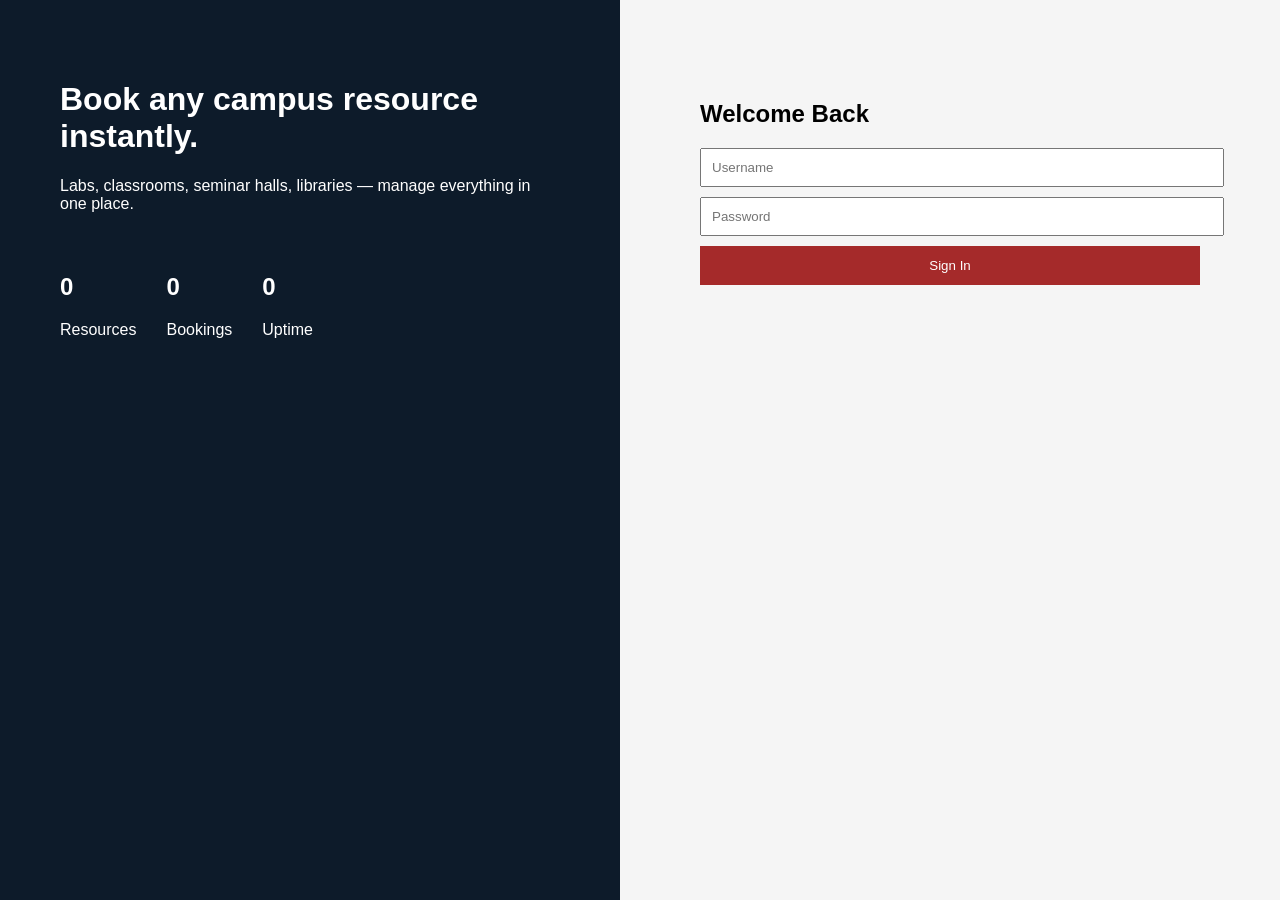
<file: major project/campus_booking/frontend/index.html>
<!DOCTYPE html>
<html lang="en">
<head>
  <meta charset="UTF-8">
  <title>CampusHub Login</title>
  <link rel="stylesheet" href="style.css">
</head>
<body>

<div class="container">
  
  <!-- LEFT SIDE -->
  <div class="left">
    <h1>Book any campus resource instantly.</h1>
    <p>Labs, classrooms, seminar halls, libraries — manage everything in one place.</p>

    <div class="stats">
      <div><h2>0</h2><p>Resources</p></div>
      <div><h2>0</h2><p>Bookings</p></div>
      <div><h2>0</h2><p>Uptime</p></div>
    </div>
  </div>

  <!-- RIGHT SIDE -->
  <div class="right">
    <h2>Welcome Back</h2>

    <input type="text" placeholder="Username">
    <input type="password" placeholder="Password">

    <button onclick="login()">Sign In</button>
  </div>

</div>

<script src="script.js"></script>
</body>
</html>
</file>
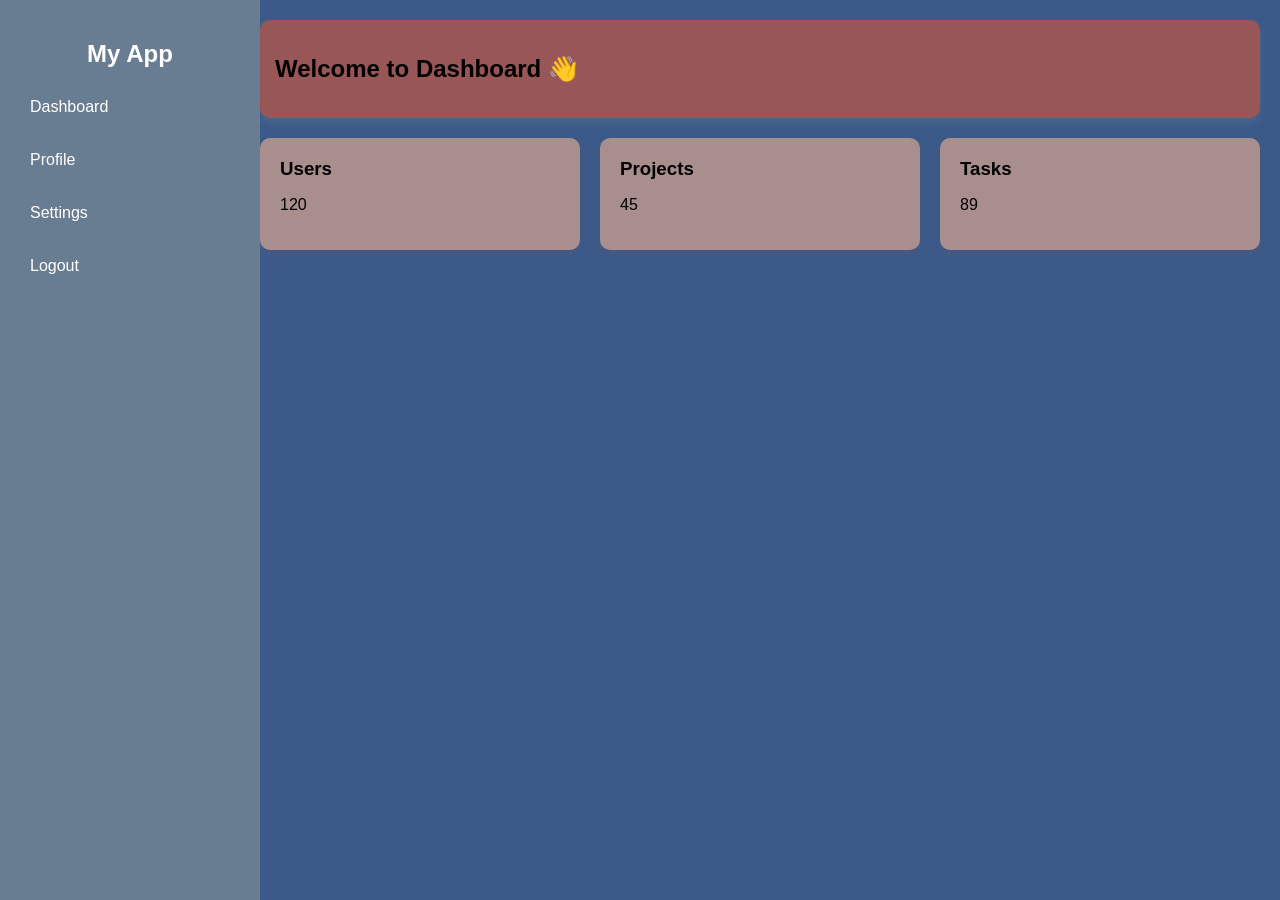
<file: major project/campus_booking/frontend/dashboard.html>
<!DOCTYPE html>

<html lang="en">
<head>
    <meta charset="UTF-8">
    <title>Dashboard</title>
    <style>
        body {
            margin: 0;
            font-family: Arial;
            background: #3b5a89;
        }


   .sidebar {
        width: 220px;
        height: 100vh;
        background: #697d92;
        color: white;
        position: fixed;
        padding: 20px;
    }

    .sidebar h2 {
        text-align: center;
    }

    .sidebar a {
        display: block;
        color: white;
        text-decoration: none;
        margin: 15px 0;
        padding: 10px;
        border-radius: 6px;
    }

    .sidebar a:hover {
        background: #495057;
    }

    .main {
        margin-left: 240px;
        padding: 20px;
    }

    .cards {
        display: flex;
        gap: 20px;
    }

    .card {
        flex: 1;
        background: rgb(169, 142, 142);
        padding: 20px;
        border-radius: 10px;
        box-shadow: 0 5px 10px rgba(165, 75, 75, 0.1);
    }

    .card h3 {
        margin: 0;
    }

    .topbar {
        background: rgb(152, 86, 86);
        padding: 15px;
        border-radius: 10px;
        margin-bottom: 20px;
        box-shadow: 0 5px 10px rgba(209, 198, 207, 0.1);
    }
</style>


</head>
<body>

<div class="sidebar">
    <h2>My App</h2>
    <a href="#">Dashboard</a>
    <a href="#">Profile</a>
    <a href="#">Settings</a>
    <a href="index.html">Logout</a>
</div>

<div class="main">
    <div class="topbar">
        <h2>Welcome to Dashboard 👋</h2>
    </div>


<div class="cards">
    <div class="card">
        <h3>Users</h3>
        <p>120</p>
    </div>

    <div class="card">
        <h3>Projects</h3>
        <p>45</p>
    </div>

    <div class="card">
        <h3>Tasks</h3>
        <p>89</p>
    </div>
</div>


</div>

</body>
</html>
</file>
<file: major project/campus_booking/frontend/style.css>
body {
  margin: 0;
  font-family: Arial;
}

.container {
  display: flex;
  height: 100vh;
}

/* LEFT */
.left {
  flex: 1;
  background: #0d1b2a;
  color: white;
  padding: 60px;
}

.left span {
  font-style: italic;
}

.stats {
  display: flex;
  gap: 30px;
  margin-top: 40px;
}

/* RIGHT */
.right {
  flex: 1;
  background: #f5f5f5;
  padding: 80px;
}

.right input {
  display: block;
  width: 100%;
  margin: 10px 0;
  padding: 10px;
}

button {
  width: 100%;
  padding: 12px;
  background: brown;
  color: white;
  border: none;
  cursor: pointer;
}
</file>
